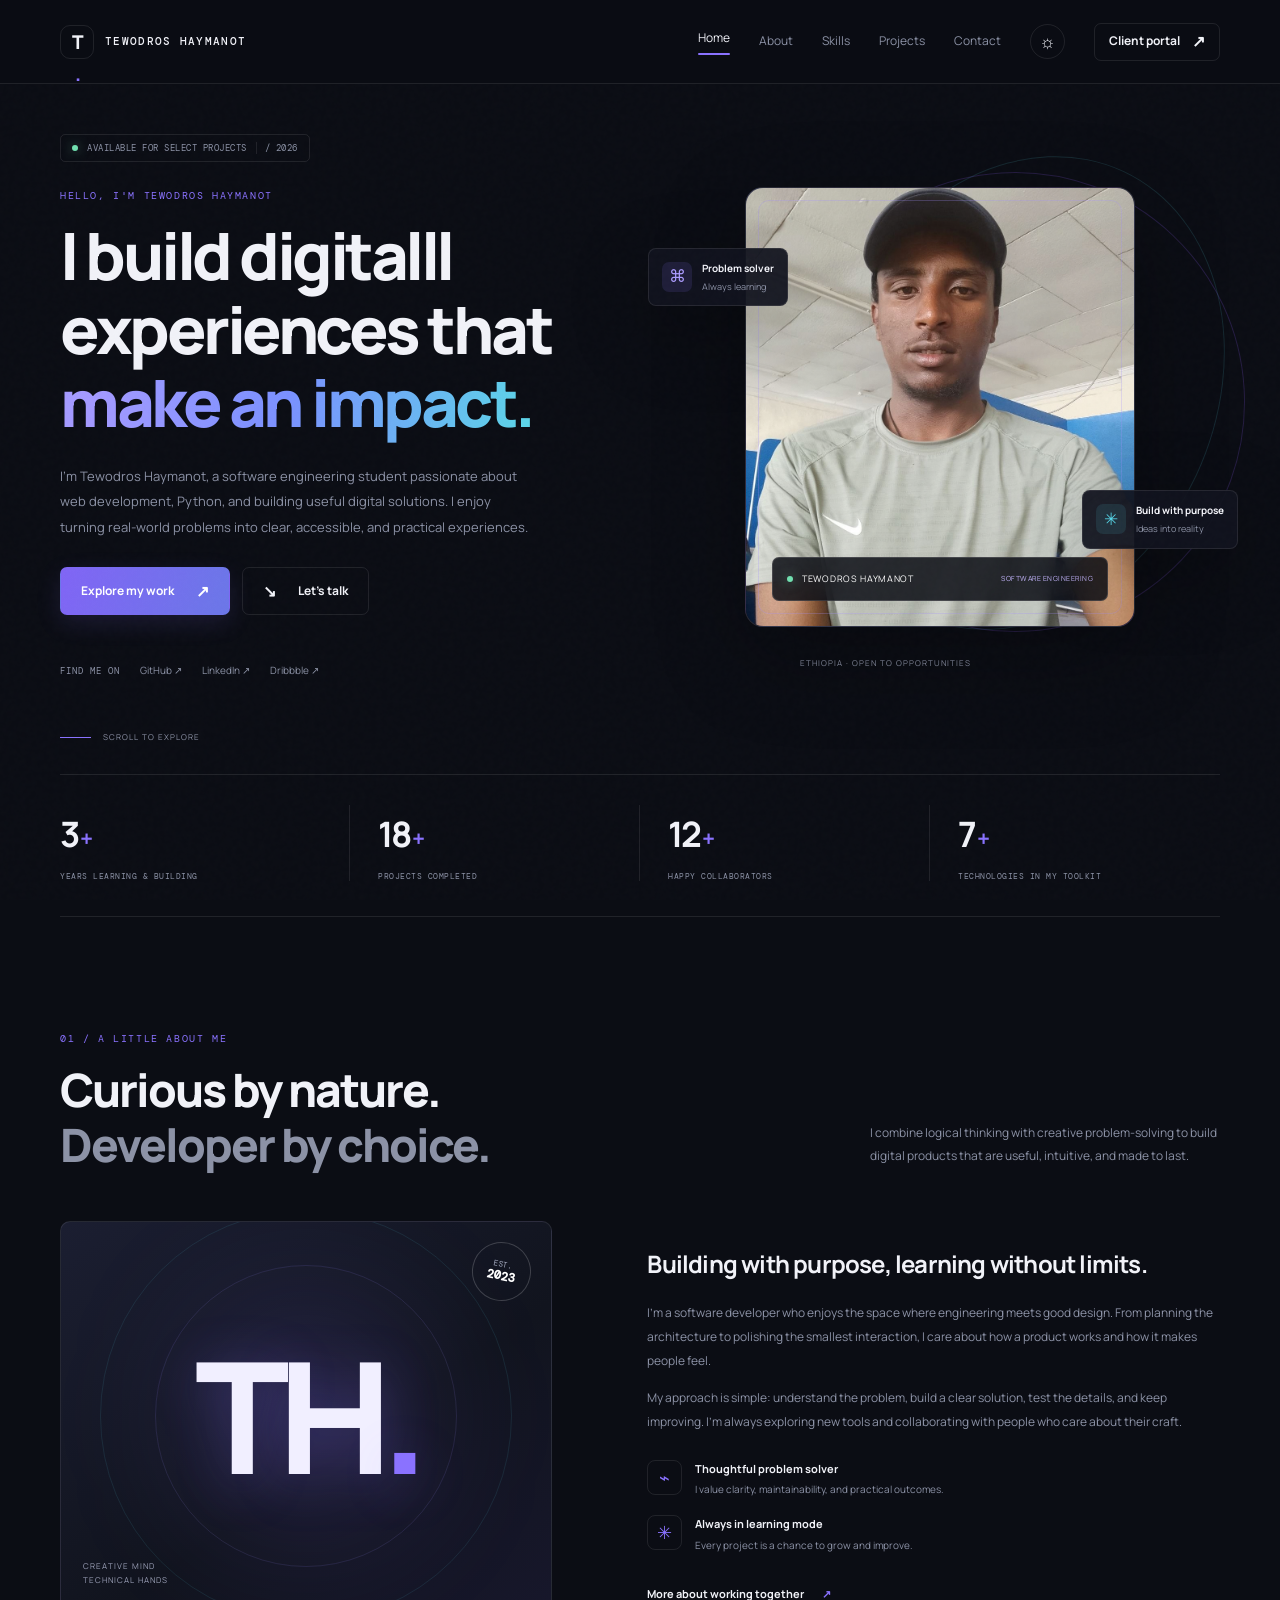
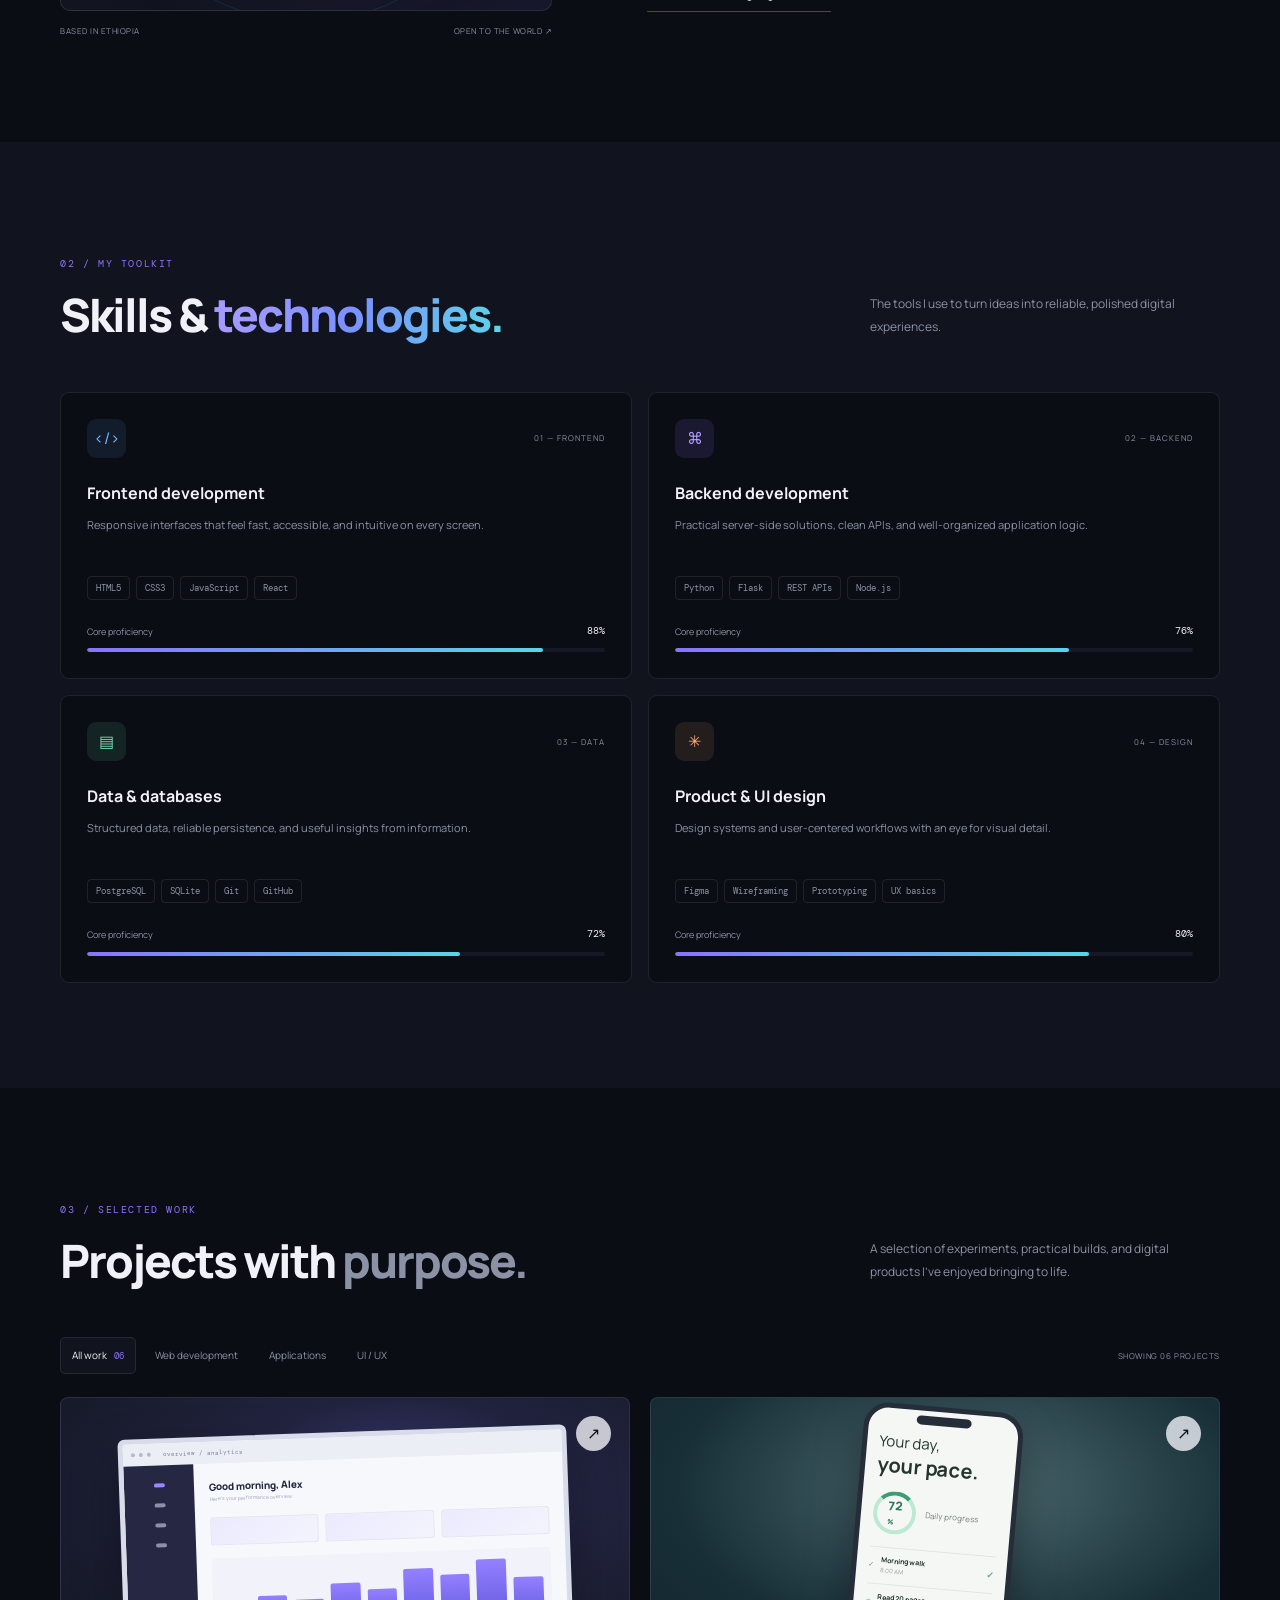
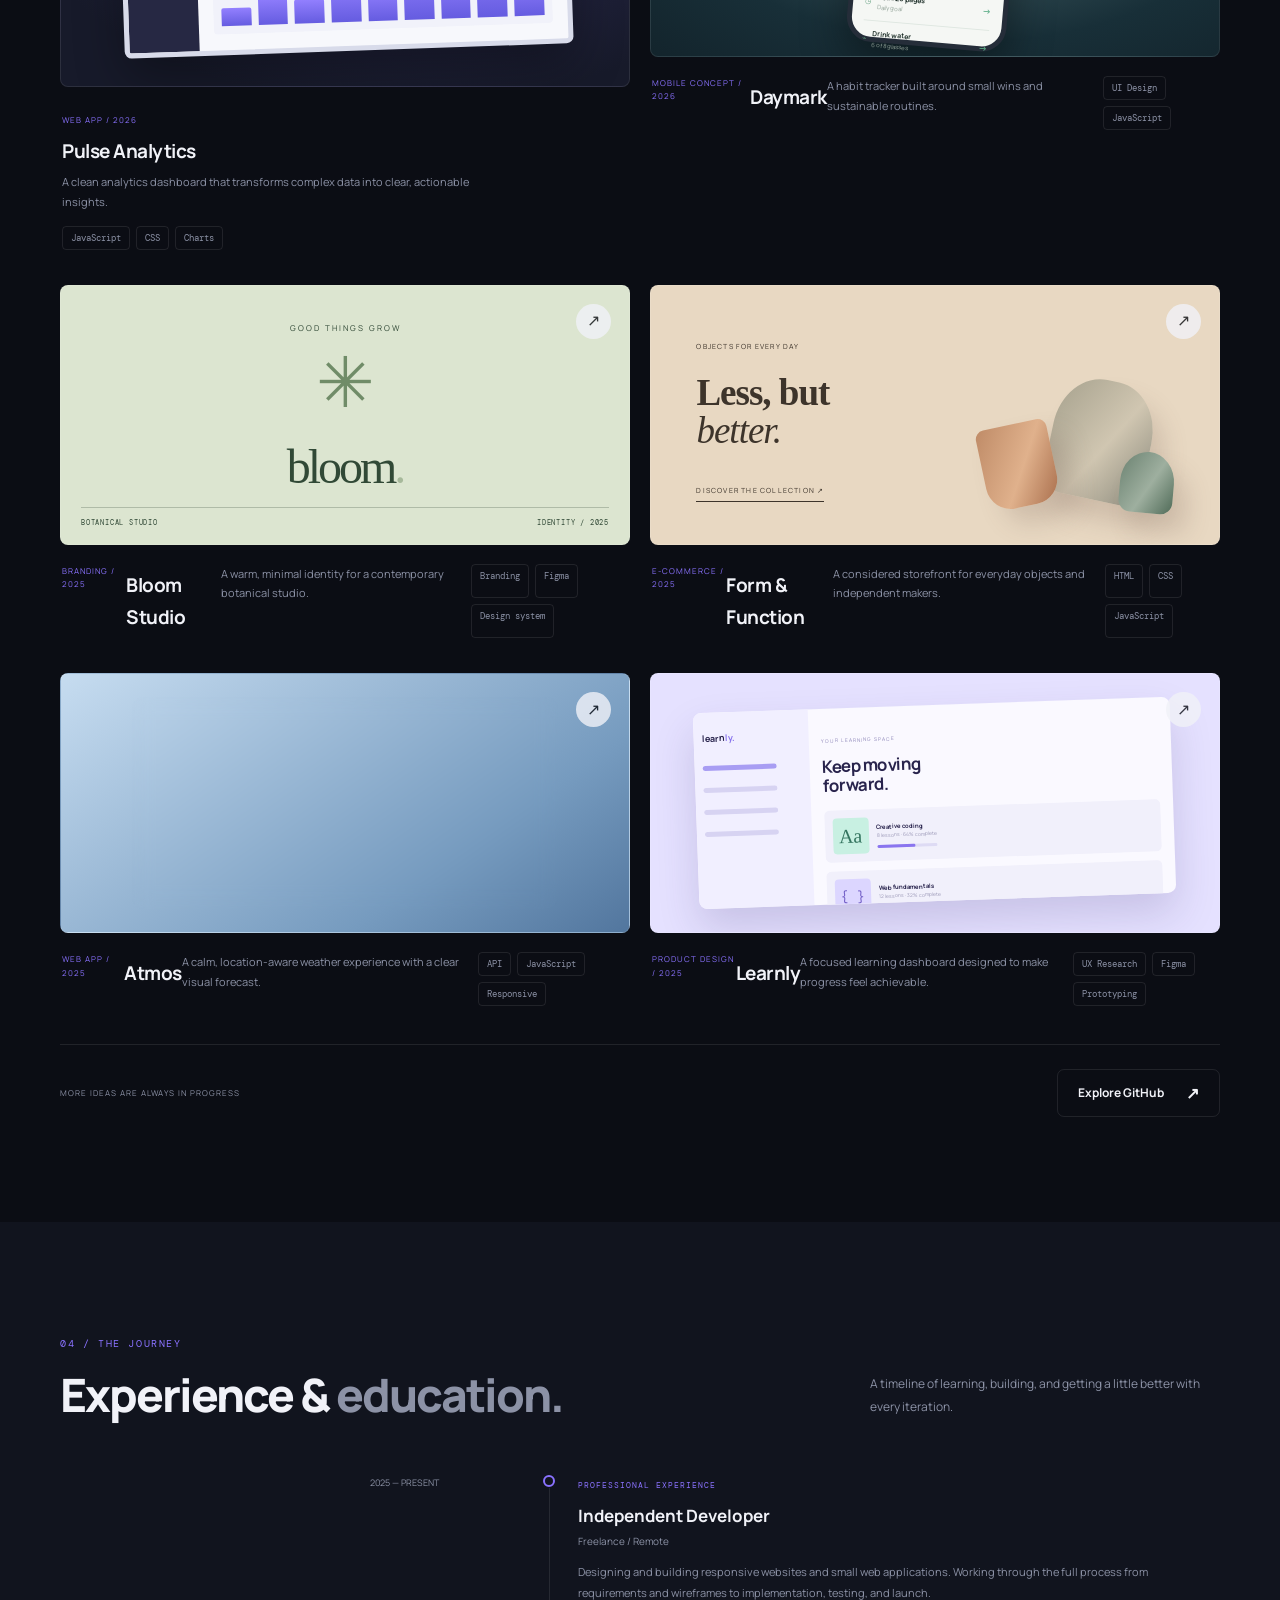
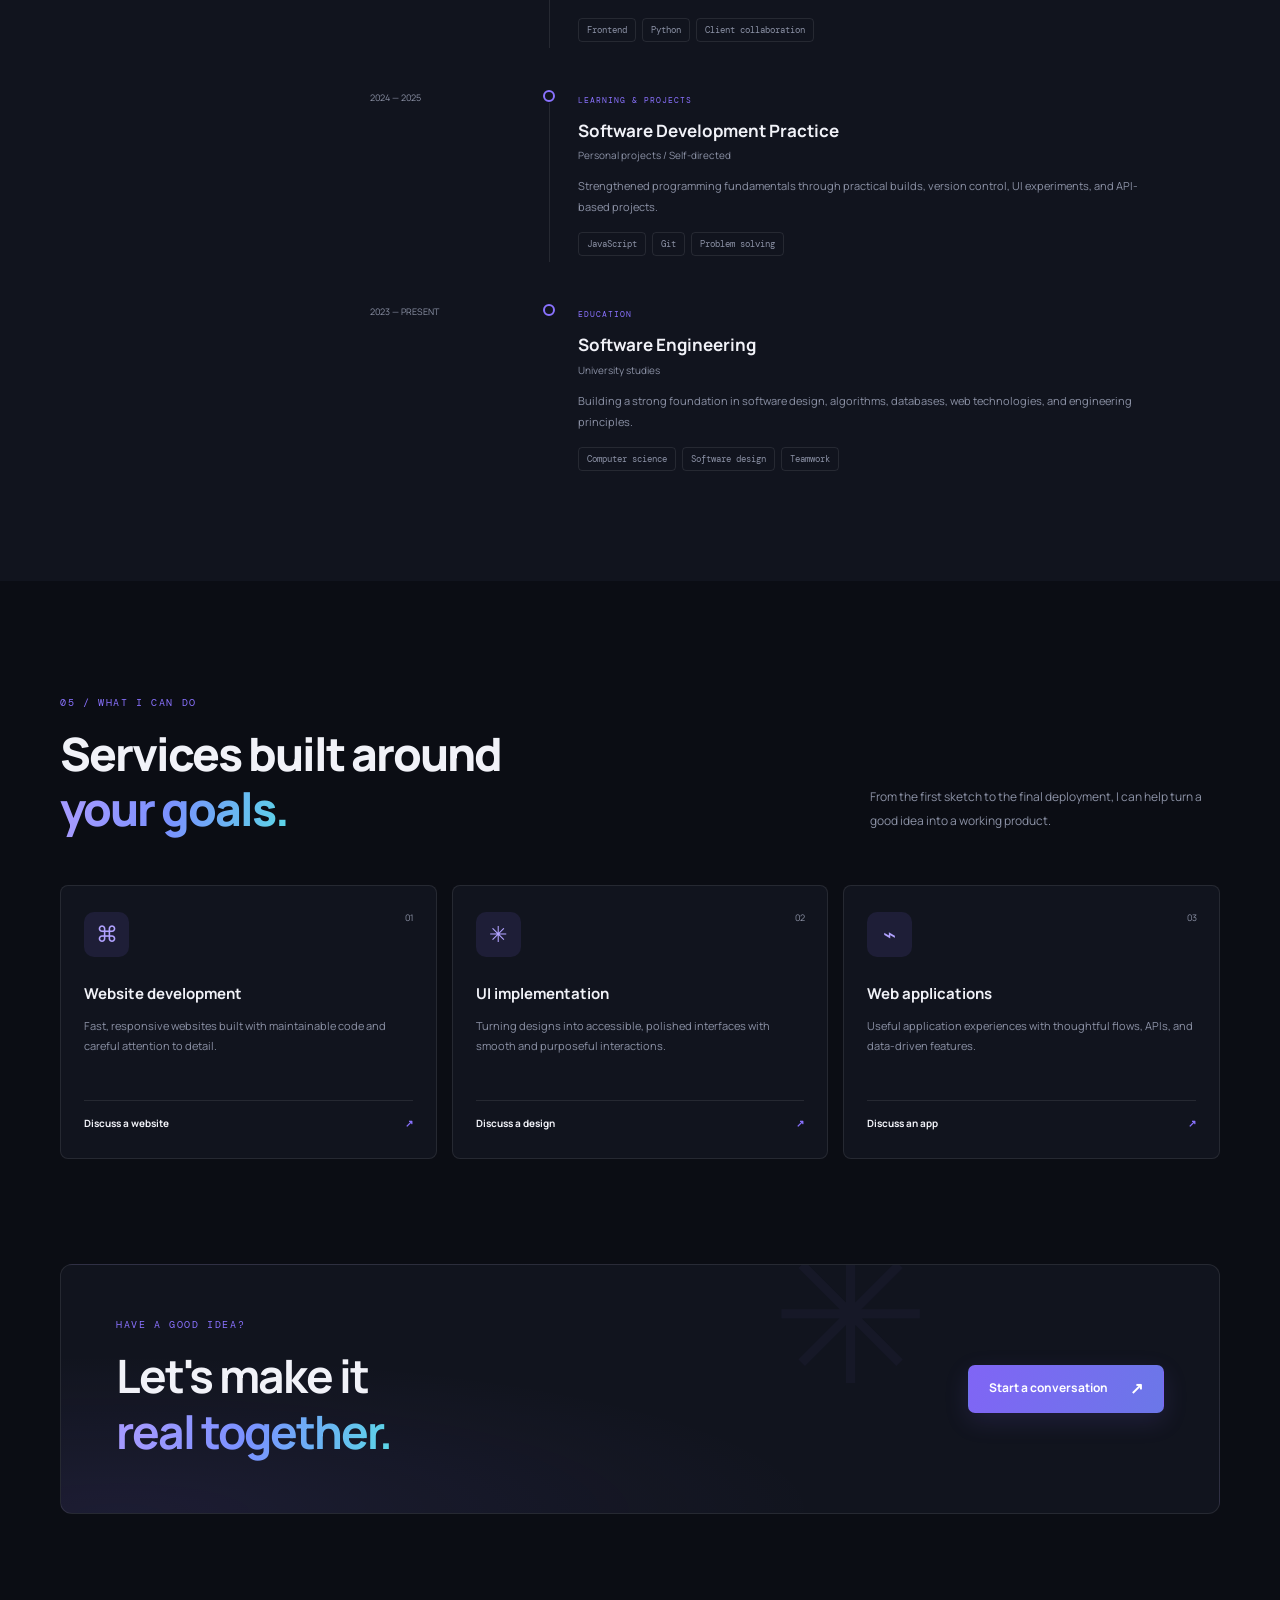
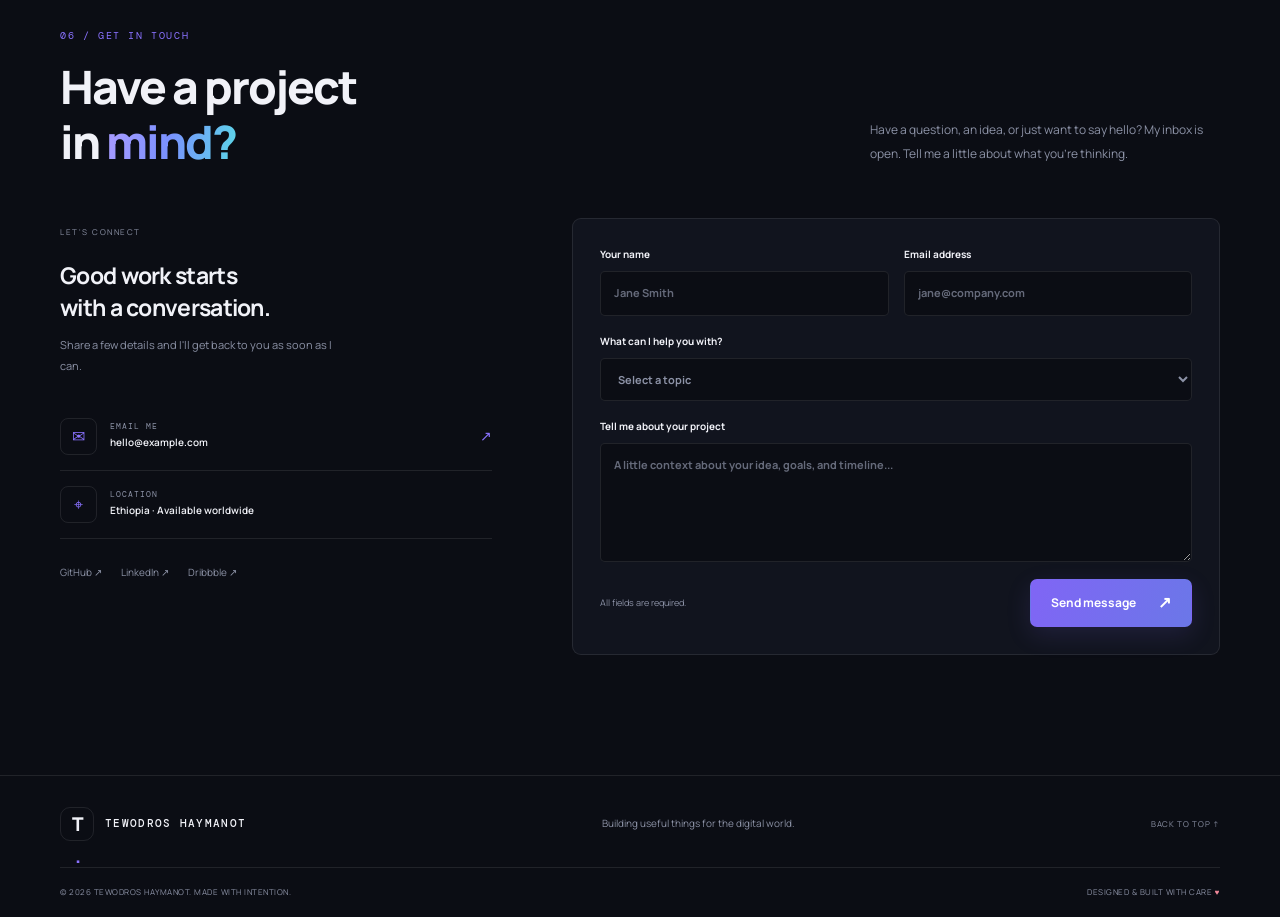
<file: index.html>
<!DOCTYPE html>
<html lang="en" data-theme="dark">
<head>
  <meta charset="UTF-8" />
  <meta name="viewport" content="width=device-width, initial-scale=1.0" />
  <meta name="description" content="Portfolio of a software developer building thoughtful digital world, websites, and applications." />
  <meta name="theme-color" content="#0b0d14" />
  <title>Tewodros Hayymanot — Software Engineering Student</title>
  <link rel="preconnect" href="https://fonts.googleapis.com" />
  <link rel="preconnect" href="https://fonts.gstatic.com" crossorigin />
  <link href="https://fonts.googleapis.com/css2?family=DM+Mono:wght@400;500&family=Manrope:wght@400;500;600;700;800&display=swap" rel="stylesheet" />
  <link rel="stylesheet" href="styles.css" />
  <script defer src="script.js"></script>
</head>
<body>
  <div class="noise" aria-hidden="true"></div>
  <div class="scroll-progress" id="scrollProgress"></div>
  <header class="site-header" id="top">
    <a class="brand" href="#home" aria-label="Tewodros Haymanot home"><span class="brand-mark">T<span>.</span></span><span class="brand-name">TEWODROS HAYMANOT</span></a>
    <button class="menu-toggle" id="menuToggle" aria-label="Open navigation" aria-expanded="false"><span></span><span></span></button>
    <nav class="main-nav" id="mainNav" aria-label="Main navigation">
      <a class="nav-link active" href="#home">Home</a><a class="nav-link" href="#about">About</a><a class="nav-link" href="#skills">Skills</a><a class="nav-link" href="#projects">Projects</a><a class="nav-link" href="#contact">Contact</a>
      <button class="icon-button theme-toggle" id="themeToggle" aria-label="Toggle light and dark theme" title="Toggle theme"><span id="themeIcon">☼</span></button>
      <button class="button button-small button-outline" id="openAuth">Client portal <span>↗</span></button>
    </nav>
  </header>

  <main>
    <section class="hero section-wrap" id="home">
      <div class="hero-copy reveal">
        <div class="availability"><span class="status-dot"></span> AVAILABLE FOR SELECT PROJECTS <span class="mono">/ 2026</span></div>
        <p class="eyebrow">HELLO, I'M TEWODROS HAYMANOT</p>
        <h1>I build digitalll<br />experiences that<br /><span class="gradient-text">make an impact.</span></h1>
        <p class="hero-description">I'm Tewodros Haymanot, a software engineering student passionate about web development, Python, and building useful digital solutions. I enjoy turning real-world problems into clear, accessible, and practical experiences.</p>
        <div class="hero-actions"><a class="button button-primary" href="#projects">Explore my work <span>↗</span></a><a class="button button-ghost" href="#contact"><span class="play-icon">↘</span> Let's talk</a></div>
        <div class="hero-socials"><span class="mono">FIND ME ON</span><a href="https://github.com/" target="_blank" rel="noreferrer">GitHub ↗</a><a href="https://www.linkedin.com/" target="_blank" rel="noreferrer">LinkedIn ↗</a><a href="https://dribbble.com/" target="_blank" rel="noreferrer">Dribbble ↗</a></div>
      </div>
      <div class="hero-art hero-portrait reveal" aria-label="Portrait of Tewodros Haymanot">
        <div class="portrait-orbit portrait-orbit-one"></div><div class="portrait-orbit portrait-orbit-two"></div>
        <div class="hero-photo-frame">
          <img class="hero-photo" src="images/tewodros.jpg" alt="Portrait of Tewodros Haymanot" onerror="this.hidden=true; this.nextElementSibling.hidden=false;" />
          <div class="hero-photo-placeholder" hidden><span>TH<span>.</span></span><small>ADD YOUR PHOTO<br />images/tewodros.jpg</small></div>
          <div class="photo-label mono"><span class="status-dot"></span> TEWODROS HAYMANOT <small>SOFTWARE ENGINEERING</small></div>
        </div>
        <div class="floating-chip chip-code"><span class="chip-icon">⌘</span><div><b>Problem solver</b><small>Always learning</small></div></div>
        <div class="floating-chip chip-design"><span class="chip-icon">✳</span><div><b>Build with purpose</b><small>Ideas into reality</small></div></div>
        <div class="art-caption mono">ETHIOPIA · OPEN TO OPPORTUNITIES</div>
      </div>
      <a class="scroll-cue mono" href="#about"><span class="scroll-line"></span> SCROLL TO EXPLORE</a>
    </section>

    <section class="metrics section-wrap reveal" aria-label="Career highlights">
      <div class="metric"><strong data-count="3">0</strong><span>YEARS LEARNING & BUILDING</span></div><div class="metric"><strong data-count="18">0</strong><span>PROJECTS COMPLETED</span></div><div class="metric"><strong data-count="12">0</strong><span>HAPPY COLLABORATORS</span></div><div class="metric"><strong data-count="7">0</strong><span>TECHNOLOGIES IN MY TOOLKIT</span></div>
    </section>

    <section class="section section-wrap" id="about">
      <div class="section-heading reveal"><div><p class="eyebrow">01 / A LITTLE ABOUT ME</p><h2>Curious by nature.<br /><span class="muted">Developer by choice.</span></h2></div><p class="section-intro">I combine logical thinking with creative problem-solving to build digital products that are useful, intuitive, and made to last.</p></div>
      <div class="about-grid"><div class="about-visual reveal"><div class="portrait-frame"><div class="portrait-glow"></div><div class="portrait-initials">TH<span>.</span></div><div class="portrait-note mono">CREATIVE MIND<br />TECHNICAL HANDS</div><div class="portrait-stamp">EST.<br /><b>2023</b></div></div><div class="about-foot mono"><span>BASED IN ETHIOPIA</span><span>OPEN TO THE WORLD ↗</span></div></div>
        <div class="about-content reveal"><h3>Building with purpose, learning without limits.</h3><p>I'm a software developer who enjoys the space where engineering meets good design. From planning the architecture to polishing the smallest interaction, I care about how a product works and how it makes people feel.</p><p>My approach is simple: understand the problem, build a clear solution, test the details, and keep improving. I'm always exploring new tools and collaborating with people who care about their craft.</p><div class="about-details"><div><span class="detail-icon">⌁</span><div><b>Thoughtful problem solver</b><small>I value clarity, maintainability, and practical outcomes.</small></div></div><div><span class="detail-icon">✳</span><div><b>Always in learning mode</b><small>Every project is a chance to grow and improve.</small></div></div></div><a class="text-link" href="#contact">More about working together <span>↗</span></a></div>
      </div>
    </section>

    <section class="section skills-section" id="skills"><div class="section-wrap"><div class="section-heading reveal"><div><p class="eyebrow">02 / MY TOOLKIT</p><h2>Skills & <span class="gradient-text">technologies.</span></h2></div><p class="section-intro">The tools I use to turn ideas into reliable, polished digital experiences.</p></div>
      <div class="skills-grid"><article class="skill-card reveal"><div class="skill-card-top"><span class="skill-symbol symbol-blue">&lt;/&gt;</span><span class="mono">01 — FRONTEND</span></div><h3>Frontend development</h3><p>Responsive interfaces that feel fast, accessible, and intuitive on every screen.</p><div class="skill-tags"><span>HTML5</span><span>CSS3</span><span>JavaScript</span><span>React</span></div><div class="skill-meter"><div><span>Core proficiency</span><b>88%</b></div><span class="meter-track"><i style="--level:88%"></i></span></div></article>
      <article class="skill-card reveal"><div class="skill-card-top"><span class="skill-symbol symbol-purple">⌘</span><span class="mono">02 — BACKEND</span></div><h3>Backend development</h3><p>Practical server-side solutions, clean APIs, and well-organized application logic.</p><div class="skill-tags"><span>Python</span><span>Flask</span><span>REST APIs</span><span>Node.js</span></div><div class="skill-meter"><div><span>Core proficiency</span><b>76%</b></div><span class="meter-track"><i style="--level:76%"></i></span></div></article>
      <article class="skill-card reveal"><div class="skill-card-top"><span class="skill-symbol symbol-green">▤</span><span class="mono">03 — DATA</span></div><h3>Data & databases</h3><p>Structured data, reliable persistence, and useful insights from information.</p><div class="skill-tags"><span>PostgreSQL</span><span>SQLite</span><span>Git</span><span>GitHub</span></div><div class="skill-meter"><div><span>Core proficiency</span><b>72%</b></div><span class="meter-track"><i style="--level:72%"></i></span></div></article>
      <article class="skill-card reveal"><div class="skill-card-top"><span class="skill-symbol symbol-orange">✳</span><span class="mono">04 — DESIGN</span></div><h3>Product & UI design</h3><p>Design systems and user-centered workflows with an eye for visual detail.</p><div class="skill-tags"><span>Figma</span><span>Wireframing</span><span>Prototyping</span><span>UX basics</span></div><div class="skill-meter"><div><span>Core proficiency</span><b>80%</b></div><span class="meter-track"><i style="--level:80%"></i></span></div></article></div>
    </div></section>

    <section class="section section-wrap" id="projects"><div class="section-heading reveal"><div><p class="eyebrow">03 / SELECTED WORK</p><h2>Projects with <span class="muted">purpose.</span></h2></div><p class="section-intro">A selection of experiments, practical builds, and digital products I've enjoyed bringing to life.</p></div>
      <div class="project-toolbar reveal"><div class="filter-list" role="group" aria-label="Filter projects"><button class="filter-button active" data-filter="all">All work <span>06</span></button><button class="filter-button" data-filter="web">Web development</button><button class="filter-button" data-filter="app">Applications</button><button class="filter-button" data-filter="design">UI / UX</button></div><span class="mono project-count" id="projectCount">SHOWING 06 PROJECTS</span></div>
      <div class="projects-grid" id="projectsGrid">
        <article class="project-card project-featured reveal" data-category="web"><a class="project-art art-dashboard" href="#contact" aria-label="Discuss analytics dashboard project"><div class="mock-window"><div class="mock-bar"><span></span><span></span><span></span><b>overview / analytics</b></div><div class="mock-dashboard"><aside><i></i><i></i><i></i><i></i></aside><div class="mock-main"><div class="mock-welcome">Good morning, Alex <small>Here's your performance overview.</small></div><div class="mock-stat-row"><i></i><i></i><i></i></div><div class="mock-chart"><span style="height:30%"></span><span style="height:48%"></span><span style="height:40%"></span><span style="height:65%"></span><span style="height:52%"></span><span style="height:84%"></span><span style="height:72%"></span><span style="height:96%"></span><span style="height:65%"></span></div></div></div></div><span class="project-open">↗</span></a><div class="project-info"><div><span class="project-type mono">WEB APP / 2026</span><h3>Pulse Analytics</h3><p>A clean analytics dashboard that transforms complex data into clear, actionable insights.</p><div class="skill-tags"><span>JavaScript</span><span>CSS</span><span>Charts</span></div></div></div></article>
        <article class="project-card reveal" data-category="app"><a class="project-art art-mobile" href="#contact" aria-label="Discuss habit tracking app"><div class="phone-mock"><div class="phone-notch"></div><div class="phone-greeting">Your day,<br /><b>your pace.</b></div><div class="phone-progress"><div class="progress-ring">72<small>%</small></div><span>Daily progress</span></div><div class="phone-task"><i>✓</i><span>Morning walk<small>8:00 AM</small></span><b>✓</b></div><div class="phone-task"><i>◷</i><span>Read 20 pages<small>Daily goal</small></span><b>→</b></div><div class="phone-task"><i>⌁</i><span>Drink water<small>6 of 8 glasses</small></span><b>→</b></div></div><span class="project-open">↗</span></a><div class="project-info"><span class="project-type mono">MOBILE CONCEPT / 2026</span><h3>Daymark</h3><p>A habit tracker built around small wins and sustainable routines.</p><div class="skill-tags"><span>UI Design</span><span>JavaScript</span></div></div></article>
        <article class="project-card reveal" data-category="design"><a class="project-art art-brand" href="#contact" aria-label="Discuss branding project"><div class="brand-board"><span class="brand-board-kicker mono">GOOD THINGS GROW</span><div class="brand-flower">✳</div><div class="brand-word">bloom<span>.</span></div><div class="brand-board-bottom"><span>BOTANICAL STUDIO</span><span>IDENTITY / 2025</span></div></div><span class="project-open">↗</span></a><div class="project-info"><span class="project-type mono">BRANDING / 2025</span><h3>Bloom Studio</h3><p>A warm, minimal identity for a contemporary botanical studio.</p><div class="skill-tags"><span>Branding</span><span>Figma</span><span>Design system</span></div></div></article>
        <article class="project-card reveal" data-category="web"><a class="project-art art-commerce" href="#contact" aria-label="Discuss e-commerce project"><div class="commerce-copy"><span class="mono">OBJECTS FOR EVERY DAY</span><h4>Less, but<br /><i>better.</i></h4><span class="commerce-cta">DISCOVER THE COLLECTION ↗</span></div><div class="commerce-object object-one"></div><div class="commerce-object object-two"></div><div class="commerce-object object-three"></div><span class="project-open">↗</span></a><div class="project-info"><span class="project-type mono">E-COMMERCE / 2025</span><h3>Form & Function</h3><p>A considered storefront for everyday objects and independent makers.</p><div class="skill-tags"><span>HTML</span><span>CSS</span><span>JavaScript</span></div></div></article>
        <article class="project-card reveal" data-category="app"><a class="project-art art-weather" href="#contact" aria-label="Discuss weather application"><div class="weather-ui"><span class="mono">MONDAY, 09:41</span><div class="weather-sun">☼</div><div class="weather-temp">24<span>°</span></div><div class="weather-city">Addis Ababa <span>↗</span></div><div class="weather-forecast"><span>MON <b>☼</b>24°</span><span>TUE <b>☁</b>21°</span><span>WED <b>☂</b>19°</span></div></div><span class="project-open">↗</span></a><div class="project-info"><span class="project-type mono">WEB APP / 2025</span><h3>Atmos</h3><p>A calm, location-aware weather experience with a clear visual forecast.</p><div class="skill-tags"><span>API</span><span>JavaScript</span><span>Responsive</span></div></div></article>
        <article class="project-card reveal" data-category="design"><a class="project-art art-learning" href="#contact" aria-label="Discuss learning platform design"><div class="learning-ui"><div class="learning-sidebar"><b>learn<span>ly.</span></b><i></i><i></i><i></i><i></i></div><div class="learning-main"><span class="mono">YOUR LEARNING SPACE</span><h4>Keep moving<br />forward.</h4><div class="learning-course"><div class="course-art">Aa</div><div><b>Creative coding</b><small>8 lessons · 64% complete</small><span class="course-line"><i></i></span></div></div><div class="learning-course"><div class="course-art course-art-two">{ }</div><div><b>Web fundamentals</b><small>12 lessons · 32% complete</small><span class="course-line"><i></i></span></div></div></div></div><span class="project-open">↗</span></a><div class="project-info"><span class="project-type mono">PRODUCT DESIGN / 2025</span><h3>Learnly</h3><p>A focused learning dashboard designed to make progress feel achievable.</p><div class="skill-tags"><span>UX Research</span><span>Figma</span><span>Prototyping</span></div></div></article>
      </div><div class="projects-footer reveal"><span class="mono">MORE IDEAS ARE ALWAYS IN PROGRESS</span><a class="button button-outline" href="https://github.com/" target="_blank" rel="noreferrer">Explore GitHub <span>↗</span></a></div>
    </section>

    <section class="section experience-section"><div class="section-wrap"><div class="section-heading reveal"><div><p class="eyebrow">04 / THE JOURNEY</p><h2>Experience & <span class="muted">education.</span></h2></div><p class="section-intro">A timeline of learning, building, and getting a little better with every iteration.</p></div><div class="timeline"><article class="timeline-item reveal"><div class="timeline-date mono">2025 — PRESENT</div><div class="timeline-marker"></div><div class="timeline-body"><span class="timeline-label">PROFESSIONAL EXPERIENCE</span><h3>Independent Developer</h3><p class="timeline-company">Freelance / Remote</p><p>Designing and building responsive websites and small web applications. Working through the full process from requirements and wireframes to implementation, testing, and launch.</p><div class="skill-tags"><span>Frontend</span><span>Python</span><span>Client collaboration</span></div></div></article><article class="timeline-item reveal"><div class="timeline-date mono">2024 — 2025</div><div class="timeline-marker"></div><div class="timeline-body"><span class="timeline-label">LEARNING & PROJECTS</span><h3>Software Development Practice</h3><p class="timeline-company">Personal projects / Self-directed</p><p>Strengthened programming fundamentals through practical builds, version control, UI experiments, and API-based projects.</p><div class="skill-tags"><span>JavaScript</span><span>Git</span><span>Problem solving</span></div></div></article><article class="timeline-item reveal"><div class="timeline-date mono">2023 — PRESENT</div><div class="timeline-marker"></div><div class="timeline-body"><span class="timeline-label">EDUCATION</span><h3>Software Engineering</h3><p class="timeline-company">University studies</p><p>Building a strong foundation in software design, algorithms, databases, web technologies, and engineering principles.</p><div class="skill-tags"><span>Computer science</span><span>Software design</span><span>Teamwork</span></div></div></article></div></div></section>

    <section class="section section-wrap services-section" id="services"><div class="section-heading reveal"><div><p class="eyebrow">05 / WHAT I CAN DO</p><h2>Services built around<br /><span class="gradient-text">your goals.</span></h2></div><p class="section-intro">From the first sketch to the final deployment, I can help turn a good idea into a working product.</p></div><div class="services-grid"><article class="service-card reveal"><span class="service-number mono">01</span><div class="service-icon">⌘</div><h3>Website development</h3><p>Fast, responsive websites built with maintainable code and careful attention to detail.</p><a href="#contact" class="service-link">Discuss a website <span>↗</span></a></article><article class="service-card reveal"><span class="service-number mono">02</span><div class="service-icon">✳</div><h3>UI implementation</h3><p>Turning designs into accessible, polished interfaces with smooth and purposeful interactions.</p><a href="#contact" class="service-link">Discuss a design <span>↗</span></a></article><article class="service-card reveal"><span class="service-number mono">03</span><div class="service-icon">⌁</div><h3>Web applications</h3><p>Useful application experiences with thoughtful flows, APIs, and data-driven features.</p><a href="#contact" class="service-link">Discuss an app <span>↗</span></a></article></div></section>

    <section class="cta-band section-wrap reveal"><div class="cta-decoration">✳</div><div><p class="eyebrow">HAVE A GOOD IDEA?</p><h2>Let's make it<br /><span class="gradient-text">real together.</span></h2></div><a class="button button-primary" href="#contact">Start a conversation <span>↗</span></a></section>

    <section class="section contact-section" id="contact"><div class="section-wrap"><div class="section-heading reveal"><div><p class="eyebrow">06 / GET IN TOUCH</p><h2>Have a project<br />in <span class="gradient-text">mind?</span></h2></div><p class="section-intro">Have a question, an idea, or just want to say hello? My inbox is open. Tell me a little about what you're thinking.</p></div><div class="contact-grid"><div class="contact-info reveal"><span class="mono contact-kicker">LET'S CONNECT</span><h3>Good work starts<br />with a conversation.</h3><p>Share a few details and I'll get back to you as soon as I can.</p><a class="contact-detail" href="mailto:hello@example.com"><span class="contact-icon">✉</span><span><small>EMAIL ME</small><b>hello@example.com</b></span><span class="contact-arrow">↗</span></a><div class="contact-detail"><span class="contact-icon">⌖</span><span><small>LOCATION</small><b>Ethiopia · Available worldwide</b></span></div><div class="contact-socials"><a href="https://github.com/" target="_blank" rel="noreferrer">GitHub ↗</a><a href="https://www.linkedin.com/" target="_blank" rel="noreferrer">LinkedIn ↗</a><a href="https://dribbble.com/" target="_blank" rel="noreferrer">Dribbble ↗</a></div></div><form class="contact-form reveal" id="contactForm" novalidate><div class="form-row"><label>Your name<input type="text" name="name" placeholder="Jane Smith" required minlength="2" /></label><label>Email address<input type="email" name="email" placeholder="jane@company.com" required /></label></div><label>What can I help you with?<select name="subject" required><option value="" disabled selected>Select a topic</option><option>Website development</option><option>Web application</option><option>UI implementation</option><option>Collaboration</option><option>Something else</option></select></label><label>Tell me about your project<textarea name="message" rows="5" placeholder="A little context about your idea, goals, and timeline..." required minlength="10"></textarea></label><div class="form-bottom"><span class="form-note" id="formNote">All fields are required.</span><button class="button button-primary" type="submit">Send message <span>↗</span></button></div></form></div></div></section>
  </main>

  <footer class="site-footer"><div class="section-wrap footer-main"><a class="brand" href="#home"><span class="brand-mark">T<span>.</span></span><span class="brand-name">TEWODROS HAYMANOT</span></a><p>Building useful things for the digital world.</p><a class="back-top mono" href="#top">BACK TO TOP ↑</a></div><div class="section-wrap footer-bottom"><span class="mono">© <span id="year"></span> TEWODROS HAYMANOT. MADE WITH INTENTION.</span><span class="mono">DESIGNED & BUILT WITH CARE <span class="heart">♥</span></span></div></footer>

  <!-- Authentication demo modal -->
  <div class="modal-backdrop" id="authModal" hidden><section class="modal auth-modal" role="dialog" aria-modal="true" aria-labelledby="authTitle"><button class="modal-close" data-close-modal aria-label="Close">×</button><div class="modal-brand">T<span>.</span></div><p class="eyebrow">TEWODROS HAYMANOT / CLIENT SPACE</p><h2 id="authTitle">Welcome back.</h2><p class="modal-subtitle">Sign in to the demo client portal or create a local demo account.</p><div class="auth-tabs"><button class="auth-tab active" data-auth-tab="login">Sign in</button><button class="auth-tab" data-auth-tab="register">Create account</button></div><form id="authForm" novalidate><div class="auth-name-field" hidden><label>Full name<input name="fullName" type="text" placeholder="Your name" /></label></div><label>Email address<input name="authEmail" type="email" placeholder="you@example.com" required /></label><label>Password<input name="password" type="password" placeholder="At least 6 characters" minlength="6" required /></label><p class="auth-message" id="authMessage" role="status"></p><button class="button button-primary button-full" type="submit" id="authSubmit">Sign in <span>↗</span></button></form><p class="demo-note">Demo only: account details stay in this browser. Do not use a real password.</p></section></div>

  <!-- Admin dashboard demo -->
  <div class="modal-backdrop" id="adminModal" hidden><section class="modal admin-modal" role="dialog" aria-modal="true" aria-labelledby="adminTitle"><button class="modal-close" data-close-modal aria-label="Close">×</button><p class="eyebrow">LOCAL DEMO / ADMIN</p><h2 id="adminTitle">Portfolio dashboard</h2><p class="modal-subtitle">Manage sample project cards in this browser session.</p><div class="admin-stats"><div><small>PROJECTS</small><b id="adminProjectCount">6</b></div><div><small>STATUS</small><b>Demo mode</b></div></div><form id="projectForm" class="project-admin-form"><label>Project title<input name="title" required placeholder="New project title" /></label><label>Category<select name="category"><option value="web">Web development</option><option value="app">Application</option><option value="design">UI / UX</option></select></label><label>Short description<textarea name="description" rows="2" required placeholder="What did you build?"></textarea></label><button class="button button-primary button-full" type="submit">Add project <span>+</span></button></form><div class="admin-project-list" id="adminProjectList"></div><button class="button button-outline button-full" id="adminSignOut">Close admin session</button><p class="demo-note">This dashboard is a front-end demonstration, not secure production authentication. Changes use local browser storage.</p></section></div>
  <div class="toast" id="toast" role="status" aria-live="polite"></div>
</body>
</html>
</file>
<file: styles.css>
:root{--bg:#0b0d14;--surface:#11141e;--surface-2:#151927;--text:#f1f2f8;--muted:#8c92a6;--line:rgba(255,255,255,.09);--accent:#8a72ff;--accent-2:#56d6e8;--green:#71e0b0;--orange:#ffb17a;--shadow:0 24px 80px rgba(0,0,0,.28);--font:'Manrope',sans-serif;--mono:'DM Mono',monospace}html[data-theme="light"]{--bg:#f6f7fb;--surface:#fff;--surface-2:#edf0f8;--text:#181a27;--muted:#656b7d;--line:rgba(20,25,45,.12);--shadow:0 24px 80px rgba(30,40,80,.1)}*{box-sizing:border-box}html{scroll-behavior:smooth;scroll-padding-top:90px}body{margin:0;background:var(--bg);color:var(--text);font-family:var(--font);font-size:14px;line-height:1.7;overflow-x:hidden;transition:background .25s,color .25s}body.modal-open{overflow:hidden}a{color:inherit;text-decoration:none}button,input,textarea,select{font:inherit}button,a{-webkit-tap-highlight-color:transparent}button{cursor:pointer}.noise{position:fixed;inset:0;pointer-events:none;opacity:.025;z-index:20;background-image:url("data:image/svg+xml,%3Csvg viewBox='0 0 180 180' xmlns='http://www.w3.org/2000/svg'%3E%3Cfilter id='n'%3E%3CfeTurbulence type='fractalNoise' baseFrequency='.9' numOctaves='3' stitchTiles='stitch'/%3E%3C/filter%3E%3Crect width='100%25' height='100%25' filter='url(%23n)' opacity='.7'/%3E%3C/svg%3E")}.scroll-progress{position:fixed;z-index:100;top:0;left:0;height:2px;width:0;background:linear-gradient(90deg,var(--accent),var(--accent-2))}.section-wrap{width:min(1160px,calc(100% - 64px));margin-inline:auto}.site-header{height:84px;display:flex;align-items:center;justify-content:space-between;padding:0 max(32px,calc((100vw - 1160px)/2));border-bottom:1px solid var(--line);position:sticky;top:0;background:color-mix(in srgb,var(--bg) 88%,transparent);backdrop-filter:blur(18px);z-index:50}.brand{display:inline-flex;align-items:center;gap:11px}.brand-mark{display:grid;place-items:center;width:34px;height:34px;border:1px solid var(--line);border-radius:10px;font-size:19px;font-weight:800;letter-spacing:-2px}.brand-mark span,.modal-brand span{color:var(--accent)}.brand-name{font-family:var(--mono);font-size:11px;font-weight:500;letter-spacing:1.3px}.main-nav{display:flex;align-items:center;gap:29px}.nav-link{font-size:12px;color:var(--muted);transition:color .2s}.nav-link:hover,.nav-link.active{color:var(--text)}.nav-link.active:after{content:"";display:block;height:2px;background:var(--accent);margin-top:5px;border-radius:2px}.icon-button{width:35px;height:35px;display:grid;place-items:center;border:1px solid var(--line);border-radius:50%;background:transparent;color:var(--text);font-size:18px}.button{display:inline-flex;align-items:center;justify-content:center;gap:22px;min-height:48px;padding:0 20px;border:1px solid transparent;border-radius:7px;font-size:12px;font-weight:700;transition:transform .2s,background .2s,border-color .2s;white-space:nowrap}.button:hover{transform:translateY(-2px)}.button span{font-size:16px}.button-primary{color:#fff;background:linear-gradient(110deg,#8065f5,#6b77e8);box-shadow:0 8px 25px #7868e526}.button-primary:hover{background:linear-gradient(110deg,#927dff,#7b89ff)}.button-outline{border-color:var(--line);background:transparent;color:var(--text)}.button-outline:hover,.button-ghost:hover{border-color:var(--accent)}.button-small{min-height:38px;padding:0 14px;gap:12px}.button-ghost{border-color:var(--line);background:transparent;color:var(--text)}.menu-toggle{display:none}.hero{min-height:690px;display:grid;grid-template-columns:1fr 1fr;align-items:center;gap:40px;position:relative;padding-top:40px;padding-bottom:85px}.availability{display:inline-flex;align-items:center;gap:9px;padding:7px 11px;border:1px solid var(--line);border-radius:5px;font:9px var(--mono);letter-spacing:.5px;color:var(--muted);margin-bottom:27px}.availability .mono{padding-left:8px;border-left:1px solid var(--line)}.status-dot{height:6px;width:6px;background:var(--green);border-radius:50%;box-shadow:0 0 12px #71e0b080}.eyebrow{font:10px var(--mono);letter-spacing:1.6px;color:var(--accent);margin:0 0 17px}.hero h1{font-size:clamp(43px,5.1vw,69px);line-height:1.13;letter-spacing:-3.5px;margin:0;font-weight:800}.gradient-text{background:linear-gradient(100deg,#a49aff 8%,#7a91ff 48%,#5bd7e7 100%);-webkit-background-clip:text;background-clip:text;color:transparent}.hero-description{max-width:475px;margin:24px 0 27px;color:var(--muted);font-size:13px;line-height:1.95}.hero-actions{display:flex;gap:12px;flex-wrap:wrap}.play-icon{font-size:17px}.hero-socials{display:flex;align-items:center;gap:20px;margin-top:47px;flex-wrap:wrap}.hero-socials .mono{font:9px var(--mono);color:var(--muted);letter-spacing:1px}.hero-socials a,.contact-socials a{font-size:10px;color:var(--muted);transition:color .2s}.hero-socials a:hover,.contact-socials a:hover{color:var(--accent)}.hero-art{height:470px;position:relative;display:grid;place-items:center;isolation:isolate}.hero-art:before{content:"";position:absolute;width:340px;height:340px;background:radial-gradient(circle,#6b58f42b,transparent 70%);z-index:-2}.art-orbit{position:absolute;border:1px solid #8a72ff27;border-radius:50%;transform:rotate(-25deg)}.orbit-one{width:410px;height:250px}.orbit-two{width:360px;height:420px;transform:rotate(43deg)}.orbit-three{width:450px;height:365px;transform:rotate(72deg);border-color:#56d6e81c}.art-core{width:min(360px,82%);background:#10131e;border:1px solid #ffffff1b;border-radius:12px;box-shadow:0 35px 90px #0007;overflow:hidden;transform:rotate(-3deg);z-index:2}.core-top{height:39px;background:#191d2b;display:flex;align-items:center;gap:5px;padding:0 13px;border-bottom:1px solid #ffffff0b}.core-top>span{width:6px;height:6px;border-radius:50%;background:#f58c9d}.core-top>span:nth-child(2){background:#f5c66c}.core-top>span:nth-child(3){background:#73d7a9}.core-top small{font:9px var(--mono);color:#838ba4;margin-left:auto}.code-lines{padding:22px 15px 17px;font:10px/2.5 var(--mono);color:#c6cbe0;white-space:nowrap}.code-lines p{margin:0}.code-lines i{color:#5b637e;font-style:normal;margin-right:12px}.code-lines b{color:#b69cff;font-weight:400}.code-lines em{color:#79d9e7;font-style:normal}.code-lines strong{color:#9ce5b5;font-weight:400}.code-lines p:nth-child(3) span{color:#f2b783}.core-footer{border-top:1px solid #ffffff10;padding:11px 14px;display:flex;justify-content:space-between;font:8px var(--mono);letter-spacing:.5px;color:#8d96ae}.core-footer span:first-child{color:#70dcb1}.floating-chip{position:absolute;display:flex;align-items:center;gap:10px;padding:11px 13px;border:1px solid var(--line);border-radius:8px;background:color-mix(in srgb,var(--surface) 94%,transparent);box-shadow:var(--shadow);z-index:4;animation:float 5s ease-in-out infinite}.floating-chip b{font-size:10px;display:block}.floating-chip small{display:block;font-size:9px;color:var(--muted);margin-top:2px}.chip-icon{display:grid;place-items:center;width:30px;height:30px;border-radius:7px;background:#8974ff20;color:#ad9dff;font-size:17px}.chip-design .chip-icon{background:#56d6e81b;color:var(--accent-2)}.chip-code{top:80px;left:2px}.chip-design{right:-3px;bottom:100px;animation-delay:-2s}.chip-stack{bottom:50px;left:45px;padding:8px 10px}.stack-symbol{display:grid;place-items:center;width:27px;height:27px;background:#e8a54c;color:#27202a;font:10px var(--mono);border-radius:5px}.stack-purple{background:#8d76f6;color:white}.stack-green{background:#71d6a3;color:#15271e}.art-caption{position:absolute;bottom:5px;right:0;font-size:8px;color:var(--muted);letter-spacing:1px}.scroll-cue{position:absolute;bottom:30px;left:0;display:flex;align-items:center;gap:12px;color:var(--muted);font-size:8px;letter-spacing:1px}.scroll-line{width:31px;height:1px;background:var(--accent)}.metrics{display:grid;grid-template-columns:repeat(4,1fr);padding:30px 0 35px;border-top:1px solid var(--line);border-bottom:1px solid var(--line)}.metric{padding:0 28px;border-right:1px solid var(--line);display:flex;flex-direction:column;gap:6px}.metric:first-child{padding-left:0}.metric:last-child{border:0}.metric strong{font-size:35px;letter-spacing:-1.8px;font-weight:700}.metric strong:after{content:"+";color:var(--accent);font-size:23px;margin-left:2px}.metric span{font:8px var(--mono);letter-spacing:.5px;color:var(--muted)}.section{padding-top:115px;padding-bottom:105px}.section-heading{display:flex;align-items:flex-end;justify-content:space-between;gap:50px;margin-bottom:49px}.section-heading h2{font-size:clamp(32px,4vw,46px);line-height:1.2;letter-spacing:-2px;margin:0;font-weight:800}.muted{color:var(--muted)}.section-intro{max-width:350px;margin:0 0 4px;color:var(--muted);font-size:12px;line-height:1.95}.about-grid{display:grid;grid-template-columns:.86fr 1fr;gap:95px;align-items:center}.portrait-frame{height:390px;position:relative;overflow:hidden;border:1px solid var(--line);border-radius:10px;background:linear-gradient(145deg,#1b1e31,#11141e 58%,#17172b);display:grid;place-items:center}.portrait-frame:before,.portrait-frame:after{content:"";position:absolute;border:1px solid #a18eff20;border-radius:50%;width:300px;height:300px}.portrait-frame:after{width:410px;height:410px;border-color:#5bd7e71a}.portrait-glow{position:absolute;width:220px;height:220px;background:#8b70ff2a;filter:blur(70px);border-radius:50%}.portrait-initials{font-size:clamp(90px,13vw,155px);font-weight:800;letter-spacing:-12px;color:#f1efff;text-shadow:0 10px 55px #8a72ff50;z-index:1}.portrait-initials span{color:var(--accent)}.portrait-note{position:absolute;left:22px;bottom:22px;font-size:8px;line-height:1.8;letter-spacing:1px;color:#9ba0b7}.portrait-stamp{position:absolute;right:20px;top:20px;border:1px solid #ffffff30;border-radius:50%;width:59px;height:59px;display:grid;place-content:center;text-align:center;font:8px var(--mono);line-height:1.3;color:#a5abc0;transform:rotate(12deg)}.portrait-stamp b{color:#fff;font-size:12px}.about-foot{display:flex;justify-content:space-between;margin-top:13px;color:var(--muted);font-size:8px;letter-spacing:.5px}.about-content h3{font-size:24px;line-height:1.45;letter-spacing:-.8px;margin:0 0 19px}.about-content>p{font-size:12px;color:var(--muted);line-height:2;margin:0 0 13px}.about-details{display:grid;gap:17px;margin:26px 0}.about-details>div{display:flex;align-items:flex-start;gap:13px}.detail-icon{display:grid;place-items:center;width:35px;height:35px;flex:0 0 35px;border:1px solid var(--line);border-radius:8px;color:var(--accent);font-size:18px}.about-details b{display:block;font-size:11px;margin-bottom:3px}.about-details small{display:block;font-size:10px;color:var(--muted)}.text-link{display:inline-flex;align-items:center;gap:18px;font-size:11px;font-weight:700;border-bottom:1px solid #8a72ff7a;padding-bottom:7px;margin-top:5px}.text-link span{color:var(--accent)}.skills-section,.experience-section{background:var(--surface)}.skills-grid{display:grid;grid-template-columns:repeat(2,1fr);gap:16px}.skill-card{padding:26px;border:1px solid var(--line);border-radius:9px;background:var(--bg);transition:transform .25s,border-color .25s}.skill-card:hover,.service-card:hover{transform:translateY(-4px);border-color:#8a72ff66}.skill-card-top{display:flex;align-items:center;justify-content:space-between;margin-bottom:22px}.skill-card-top .mono{font-size:8px;letter-spacing:1px;color:var(--muted)}.skill-symbol{width:39px;height:39px;border-radius:9px;display:grid;place-items:center;font-size:16px}.symbol-blue{color:#79b9ff;background:#5b9fff19}.symbol-purple{color:#b69cff;background:#8a72ff20}.symbol-green{color:#78e0b1;background:#61d7a21b}.symbol-orange{color:#ffb17a;background:#ffb17a19}.skill-card h3{font-size:16px;margin:0 0 8px}.skill-card>p{color:var(--muted);font-size:11px;line-height:1.9;min-height:43px;margin:0 0 18px}.skill-tags{display:flex;flex-wrap:wrap;gap:6px}.skill-tags span{font:9px var(--mono);color:var(--muted);padding:5px 8px;border:1px solid var(--line);border-radius:4px}.skill-meter{margin-top:24px}.skill-meter>div{display:flex;justify-content:space-between;font-size:9px;color:var(--muted);margin-bottom:9px}.skill-meter b{color:var(--text);font:10px var(--mono)}.meter-track{display:block;height:4px;border-radius:5px;background:var(--surface-2);overflow:hidden}.meter-track i{display:block;height:100%;width:var(--level);background:linear-gradient(90deg,var(--accent),var(--accent-2));border-radius:5px;transform:scaleX(0);transform-origin:left;transition:transform 1.1s ease}.skill-card.in-view .meter-track i{transform:scaleX(1)}.project-toolbar{display:flex;align-items:center;justify-content:space-between;gap:20px;margin-bottom:23px}.filter-list{display:flex;gap:7px;flex-wrap:wrap}.filter-button{background:transparent;border:1px solid transparent;border-radius:5px;padding:9px 11px;color:var(--muted);font-size:10px;transition:.2s}.filter-button span{margin-left:5px;font:9px var(--mono);color:var(--accent)}.filter-button.active,.filter-button:hover{border-color:var(--line);background:var(--surface);color:var(--text)}.project-count{font-size:8px;color:var(--muted);letter-spacing:.6px;white-space:nowrap}.projects-grid{display:grid;grid-template-columns:repeat(2,1fr);gap:35px 20px}.project-card{min-width:0}.project-card[hidden]{display:none}.project-art{height:260px;display:block;position:relative;overflow:hidden;border:1px solid var(--line);border-radius:8px;transition:transform .25s,border-color .25s}.project-art:hover{border-color:#8a72ff70}.project-art:hover .project-open{transform:translate(0,0);opacity:1}.project-open{position:absolute;right:13px;top:13px;display:grid;place-items:center;width:35px;height:35px;border-radius:50%;background:var(--text);color:var(--bg);font-size:16px;transform:translate(-5px,5px);opacity:.8;transition:.2s;z-index:5}.project-info{padding:19px 2px 0;display:flex;justify-content:space-between}.project-type{font-size:8px;letter-spacing:1px;color:var(--accent)}.project-info h3{font-size:19px;letter-spacing:-.5px;margin:5px 0 5px}.project-info p{font-size:11px;color:var(--muted);max-width:450px;margin:0 0 14px;line-height:1.8}.project-featured .project-art{height:290px}.art-dashboard{background:radial-gradient(ellipse at 60% 35%,#46408a 0,#22233f 38%,#171a2a 78%);display:grid;place-items:center}.mock-window{width:79%;height:76%;background:#f7f8fc;border:5px solid #d8dbea;border-radius:7px;box-shadow:0 20px 50px #0005;overflow:hidden;transform:rotate(-2deg)}.mock-bar{height:22px;background:#eceef6;display:flex;align-items:center;gap:4px;padding:0 8px}.mock-bar>span{width:4px;height:4px;border-radius:50%;background:#b5b9ca}.mock-bar b{font:6px var(--mono);color:#7a8097;margin-left:8px}.mock-dashboard{display:flex;height:calc(100% - 22px)}.mock-dashboard aside{width:16%;background:#262843;display:flex;align-items:center;flex-direction:column;gap:16px;padding-top:18px}.mock-dashboard aside i{width:11px;height:4px;background:#8c8fae;border-radius:2px}.mock-dashboard aside i:first-child{background:#9a86ff}.mock-main{padding:15px;width:84%;color:#242942}.mock-welcome{font-size:10px;font-weight:800}.mock-welcome small{display:block;font-size:5px;color:#9a9fb3;font-weight:400}.mock-stat-row{display:flex;gap:7px;margin:13px 0}.mock-stat-row i{height:28px;flex:1;border-radius:3px;background:linear-gradient(140deg,#ebeaff,#f2f4fc);border:1px solid #e4e7f1}.mock-chart{height:76px;display:flex;align-items:flex-end;gap:7px;padding:8px;background:#f1f2fa;border-radius:4px}.mock-chart span{flex:1;background:linear-gradient(#9380ff,#655ce0);border-radius:2px 2px 0 0}.art-mobile{background:radial-gradient(ellipse at 55% 35%,#4e6c71,#182f38 65%,#13242c);display:grid;place-items:center}.phone-mock{width:160px;height:240px;border:5px solid #252d39;border-radius:25px;background:#f5f7f4;color:#24352f;padding:24px 12px 12px;position:relative;box-shadow:0 20px 45px #0006;transform:rotate(5deg)}.phone-notch{position:absolute;top:5px;left:50%;transform:translateX(-50%);height:9px;width:55px;border-radius:8px;background:#252d39}.phone-greeting{font-size:15px;line-height:1.3}.phone-greeting b{font-size:20px}.phone-progress{display:flex;align-items:center;gap:9px;margin:13px 0;font-size:8px;color:#718278}.progress-ring{width:43px;height:43px;border:4px solid #bce9d0;border-top-color:#3b9d76;border-radius:50%;display:grid;place-content:center;font-size:12px;font-weight:800;color:#2d765b}.progress-ring small{font-size:7px}.phone-task{display:flex;align-items:center;gap:6px;padding:7px 0;border-top:1px solid #e0e8e2;font-size:7px}.phone-task>i{font-style:normal;color:#5c9b7b}.phone-task span{flex:1;font-weight:700}.phone-task small{display:block;font-size:6px;color:#91a197;font-weight:400}.phone-task>b{font-size:9px;color:#5eae88}.art-brand{background:#dce5d0;color:#314936;display:grid;place-items:center}.brand-board{height:100%;width:100%;display:flex;flex-direction:column;align-items:center;justify-content:center;position:relative}.brand-board-kicker{font-size:8px;letter-spacing:2px}.brand-flower{font-size:70px;line-height:1.3;color:#708c68}.brand-word{font-family:Georgia,serif;font-size:48px;letter-spacing:-3px}.brand-word span{color:#a7b99b}.brand-board-bottom{position:absolute;bottom:17px;left:20px;right:20px;display:flex;justify-content:space-between;font:7px var(--mono);letter-spacing:.8px;border-top:1px solid #31493644;padding-top:10px}.art-commerce{background:#e8d8c2;color:#3d342b}.commerce-copy{position:absolute;left:8%;top:18%;z-index:2}.commerce-copy>span{font-size:7px;letter-spacing:1.2px}.commerce-copy h4{font-family:Georgia,serif;font-size:37px;line-height:1.04;letter-spacing:-1px;margin:18px 0 25px}.commerce-copy h4 i{font-weight:400}.commerce-cta{display:inline-block;border-bottom:1px solid #3d342b;padding-bottom:4px}.commerce-object{position:absolute;right:12%;bottom:17%;width:100px;height:120px;background:linear-gradient(120deg,#a7a28e,#d0c6b1 55%,#8e8c7e);border-radius:44% 44% 20% 20%;box-shadow:15px 18px 24px #6d594c35;transform:rotate(12deg)}.object-two{right:29%;bottom:14%;width:72px;height:83px;background:linear-gradient(120deg,#bf8b67,#e0b18c 55%,#a86d4b);transform:rotate(-12deg);border-radius:9px 9px 25px 25px}.object-three{right:8%;bottom:12%;width:54px;height:61px;background:linear-gradient(120deg,#6b8271,#9eaf9f 55%,#516c59);transform:rotate(5deg);border-radius:50% 50% 12px 12px}.art-weather{background:linear-gradient(145deg,#c6dcf0,#769bbf 70%,#52769e);color:#fff;display:grid;place-items:center}.weather-ui{width:75%;height:82%;padding:18px 20px;border:1px solid #ffffff45;border-radius:12px;background:linear-gradient(135deg,#ffffff25,#ffffff09);backdrop-filter:blur(10px);box-shadow:0 15px 40px #344f7233}.weather-ui>.mono{font-size:7px;letter-spacing:1px}.weather-sun{float:right;font-size:43px;color:#ffe4a2;line-height:1.3;text-shadow:0 0 20px #ffdfa366}.weather-temp{font-size:53px;font-weight:300;letter-spacing:-4px;line-height:1.3}.weather-temp span{font-size:30px;vertical-align:top}.weather-city{font-size:11px;display:flex;justify-content:space-between}.weather-forecast{display:flex;justify-content:space-between;border-top:1px solid #ffffff55;margin-top:20px;padding-top:10px;font-size:7px}.weather-forecast span{display:flex;flex-direction:column;gap:5px}.weather-forecast b{font-size:15px;font-weight:400}.art-learning{background:#e5e1ff;color:#28234c;display:flex;justify-content:center;align-items:center}.learning-ui{display:flex;width:84%;height:76%;background:#faf9ff;border-radius:8px;overflow:hidden;box-shadow:0 20px 40px #38306c2c;transform:rotate(-2deg)}.learning-sidebar{width:24%;background:#f1efff;padding:12px 8px}.learning-sidebar b{font-size:9px}.learning-sidebar b span{color:#8974ed}.learning-sidebar i{display:block;width:75%;height:5px;border-radius:3px;background:#d7d3f2;margin-top:17px}.learning-sidebar i:first-of-type{background:#a89df3}.learning-main{padding:17px 13px;flex:1}.learning-main>.mono{font-size:5px;letter-spacing:1px;color:#8d86b8}.learning-main h4{font-size:17px;line-height:1.15;margin:7px 0 15px;letter-spacing:-.5px}.learning-course{display:flex;gap:8px;align-items:center;margin-top:9px;padding:8px;background:#f1f0fb;border-radius:5px}.course-art{display:grid;place-items:center;width:36px;height:36px;background:#c8f0e2;color:#34745f;font-family:Georgia,serif;font-size:20px;border-radius:4px}.course-art-two{background:#dcd6ff;color:#6e5ac4;font:13px var(--mono)}.learning-course b{font-size:6px;display:block}.learning-course small{font-size:5px;color:#9b98b7;display:block}.course-line{display:block;height:3px;background:#dedbf4;margin-top:5px;border-radius:4px}.course-line i{display:block;height:100%;width:64%;background:#8a75ef;border-radius:4px}.learning-course:last-child .course-line i{width:32%}.projects-footer{display:flex;align-items:center;justify-content:space-between;margin-top:38px;padding-top:24px;border-top:1px solid var(--line)}.projects-footer>.mono{font-size:8px;letter-spacing:1px;color:var(--muted)}.timeline{max-width:850px;margin-left:auto}.timeline-item{display:grid;grid-template-columns:150px 22px 1fr;gap:18px;position:relative;padding-bottom:39px}.timeline-item:last-child{padding-bottom:0}.timeline-date{font-size:9px;color:var(--muted);padding-top:4px}.timeline-marker{position:relative;display:flex;justify-content:center}.timeline-marker:before{content:"";position:absolute;top:4px;width:8px;height:8px;border:2px solid var(--accent);border-radius:50%;background:var(--surface)}.timeline-marker:after{content:"";position:absolute;top:17px;bottom:-1px;width:1px;background:var(--line)}.timeline-item:last-child .timeline-marker:after{display:none}.timeline-body{padding-bottom:5px}.timeline-label{font:8px var(--mono);letter-spacing:1px;color:var(--accent)}.timeline-body h3{font-size:17px;margin:7px 0 2px}.timeline-company{font-size:10px;color:var(--muted);margin:0 0 12px}.timeline-body>p:not(.timeline-company){font-size:11px;color:var(--muted);line-height:1.9;max-width:590px;margin:0 0 14px}.services-grid{display:grid;grid-template-columns:repeat(3,1fr);gap:15px}.service-card{position:relative;border:1px solid var(--line);border-radius:8px;padding:26px 23px;background:var(--surface);transition:transform .25s,border-color .25s}.service-number{position:absolute;top:24px;right:22px;color:var(--muted);font-size:9px}.service-icon{width:45px;height:45px;display:grid;place-items:center;border-radius:10px;background:#8a72ff1c;color:#b1a2ff;font-size:22px;margin-bottom:24px}.service-card h3{font-size:15px;margin:0 0 9px}.service-card p{font-size:11px;color:var(--muted);line-height:1.9;min-height:62px;margin:0 0 22px}.service-link{font-size:10px;font-weight:700;display:flex;justify-content:space-between;padding-top:14px;border-top:1px solid var(--line)}.service-link span{color:var(--accent)}.cta-band{min-height:250px;border:1px solid var(--line);border-radius:12px;background:radial-gradient(ellipse at 5% 100%,#8a72ff18,transparent 45%),var(--surface);padding:45px 55px;display:flex;align-items:center;justify-content:space-between;position:relative;overflow:hidden}.cta-band h2{font-size:clamp(32px,4vw,46px);line-height:1.2;letter-spacing:-2px;margin:0}.cta-decoration{position:absolute;font-size:190px;line-height:1;color:#8a72ff0b;right:25%;top:-50px;pointer-events:none}.cta-band .button{z-index:1}.contact-section{padding-bottom:120px}.contact-grid{display:grid;grid-template-columns:.8fr 1.2fr;gap:80px}.contact-kicker{font-size:8px;color:var(--muted);letter-spacing:1.5px}.contact-info h3{font-size:23px;line-height:1.4;letter-spacing:-.7px;margin:17px 0 12px}.contact-info>p{font-size:11px;color:var(--muted);line-height:1.9;margin:0 0 26px;max-width:290px}.contact-detail{display:flex;align-items:center;gap:13px;padding:15px 0;border-bottom:1px solid var(--line)}.contact-icon{width:37px;height:37px;display:grid;place-items:center;border:1px solid var(--line);border-radius:8px;color:var(--accent);font-size:16px}.contact-detail>span:nth-child(2){flex:1}.contact-detail small{display:block;color:var(--muted);font:8px var(--mono);letter-spacing:1px}.contact-detail b{font-size:10px;font-weight:600;display:block;margin-top:3px}.contact-arrow{color:var(--accent)}.contact-socials{display:flex;gap:19px;margin-top:25px}.contact-form{padding:27px;border:1px solid var(--line);border-radius:9px;background:var(--surface)}.contact-form label,.auth-modal label,.project-admin-form label{display:flex;flex-direction:column;gap:8px;font-size:10px;font-weight:700;color:var(--text);margin-bottom:17px}.form-row{display:grid;grid-template-columns:1fr 1fr;gap:15px}.contact-form input,.contact-form select,.contact-form textarea,.auth-modal input,.project-admin-form input,.project-admin-form textarea,.project-admin-form select{width:100%;background:var(--bg);color:var(--text);border:1px solid var(--line);border-radius:5px;outline:none;padding:12px 13px;font-size:11px;transition:border-color .2s;resize:vertical}.contact-form input:focus,.contact-form select:focus,.contact-form textarea:focus,.auth-modal input:focus,.project-admin-form input:focus,.project-admin-form textarea:focus,.project-admin-form select:focus{border-color:var(--accent)}input::placeholder,textarea::placeholder{color:var(--muted);opacity:.7}.contact-form select{color:var(--muted)}.contact-form select option{background:var(--bg);color:var(--text)}.form-bottom{display:flex;align-items:center;justify-content:space-between;gap:15px}.form-note{font-size:9px;color:var(--muted)}.form-note.error{color:#ff8b9c}.form-note.success{color:var(--green)}.site-footer{border-top:1px solid var(--line);padding:29px 0 18px}.footer-main{display:flex;align-items:center;justify-content:space-between;padding-bottom:25px}.footer-main>p{font-size:10px;color:var(--muted)}.back-top{font-size:8px;color:var(--muted);letter-spacing:.7px}.back-top:hover{color:var(--accent)}.footer-bottom{display:flex;justify-content:space-between;gap:20px;padding-top:17px;border-top:1px solid var(--line);font-size:8px;letter-spacing:.5px;color:var(--muted)}.heart{color:#f48a9c}.reveal{opacity:0;transform:translateY(22px);transition:opacity .65s ease,transform .65s ease}.reveal.in-view{opacity:1;transform:translateY(0)}.modal-backdrop{position:fixed;inset:0;z-index:100;display:grid;place-items:center;padding:20px;background:#05060bc9;backdrop-filter:blur(10px);overflow-y:auto}.modal-backdrop[hidden]{display:none}.modal{position:relative;width:min(440px,100%);max-height:calc(100vh - 40px);overflow-y:auto;background:var(--surface);border:1px solid var(--line);border-radius:12px;padding:35px;box-shadow:var(--shadow);animation:modalIn .25s ease}.modal-close{position:absolute;top:15px;right:17px;width:31px;height:31px;border:1px solid var(--line);border-radius:50%;background:transparent;color:var(--text);font-size:20px;line-height:1}.modal-brand{font-size:25px;font-weight:800;margin-bottom:20px}.modal h2{font-size:25px;letter-spacing:-1px;margin:0 0 8px}.modal-subtitle{font-size:11px;line-height:1.8;color:var(--muted);margin:0 0 22px}.auth-tabs{display:grid;grid-template-columns:1fr 1fr;border-bottom:1px solid var(--line);margin-bottom:21px}.auth-tab{background:transparent;border:0;border-bottom:2px solid transparent;padding:12px;color:var(--muted);font-size:11px}.auth-tab.active{color:var(--text);border-bottom-color:var(--accent)}.auth-message{font-size:10px;color:#ff8b9c;min-height:14px;margin:0 0 10px}.auth-message.success{color:var(--green)}.button-full{width:100%}.demo-note{font-size:9px;line-height:1.8;color:var(--muted);margin:17px 0 0}.admin-modal{width:min(570px,100%)}.admin-stats{display:grid;grid-template-columns:1fr 1fr;gap:10px;margin:20px 0}.admin-stats>div{padding:15px;border:1px solid var(--line);border-radius:7px}.admin-stats small{display:block;font:8px var(--mono);color:var(--muted);letter-spacing:1px}.admin-stats b{display:block;margin-top:4px;font-size:17px}.project-admin-form{padding-bottom:20px;border-bottom:1px solid var(--line)}.admin-project-list{display:grid;gap:8px;margin:18px 0}.admin-project-row{display:flex;align-items:center;justify-content:space-between;gap:12px;padding:11px 12px;border:1px solid var(--line);border-radius:6px}.admin-project-row b{display:block;font-size:10px}.admin-project-row small{font-size:9px;color:var(--muted)}.delete-project{border:1px solid var(--line);border-radius:5px;padding:5px 8px;background:transparent;color:#ff8b9c;font-size:9px}.toast{position:fixed;z-index:150;right:24px;bottom:24px;max-width:min(390px,calc(100% - 48px));padding:13px 18px;background:var(--surface-2);border:1px solid var(--line);border-radius:8px;box-shadow:var(--shadow);font-size:11px;opacity:0;transform:translateY(12px);pointer-events:none;transition:.25s}.toast.show{opacity:1;transform:translateY(0)}@keyframes float{0%,100%{transform:translateY(0)}50%{transform:translateY(-9px)}}@keyframes modalIn{from{opacity:0;transform:translateY(12px) scale(.98)}to{opacity:1;transform:translateY(0) scale(1)}}@media(min-width:1300px){.hero{min-height:730px}}@media(max-width:1000px){.main-nav{gap:17px}.section-wrap{width:min(100% - 48px,900px)}.site-header{padding-inline:24px}.hero{gap:15px}.hero h1{font-size:clamp(42px,5.5vw,59px)}.hero-art{transform:scale(.9)}.about-grid{gap:50px}.contact-grid{gap:45px}.metric{padding-inline:17px}.metric strong{font-size:30px}.metric span{font-size:7px}}@media(max-width:760px){html{scroll-padding-top:75px}.section-wrap{width:calc(100% - 38px)}.site-header{height:70px;padding:0 19px}.menu-toggle{display:flex;width:37px;height:37px;border:1px solid var(--line);border-radius:7px;background:transparent;flex-direction:column;align-items:center;justify-content:center;gap:5px}.menu-toggle span{width:15px;height:1px;background:var(--text);transition:.2s}.menu-toggle[aria-expanded="true"] span:first-child{transform:translateY(3px) rotate(45deg)}.menu-toggle[aria-expanded="true"] span:last-child{transform:translateY(-3px) rotate(-45deg)}.main-nav{position:absolute;left:0;right:0;top:69px;padding:20px 20px 25px;display:none;flex-direction:column;align-items:stretch;gap:5px;background:var(--bg);border-bottom:1px solid var(--line)}.main-nav.open{display:flex}.main-nav .nav-link{padding:10px 4px}.nav-link.active:after{display:none}.theme-toggle{position:absolute;right:78px;top:-51px}.main-nav .button{margin-top:8px}.hero{grid-template-columns:1fr;min-height:0;padding-top:68px;padding-bottom:82px;gap:15px}.hero-copy{position:relative;z-index:2}.hero h1{font-size:clamp(43px,10vw,67px);letter-spacing:-2.6px}.hero-description{max-width:500px}.hero-socials{margin-top:33px;gap:15px}.hero-art{height:390px;transform:none;margin:0 auto;width:min(100%,500px)}.art-core{width:min(340px,78%)}.orbit-one{width:340px;height:225px}.orbit-two{width:300px;height:355px}.orbit-three{width:360px;height:320px}.chip-code{left:0;top:48px}.chip-design{right:0;bottom:77px}.chip-stack{left:15px;bottom:30px}.scroll-cue{bottom:23px}.metrics{grid-template-columns:1fr 1fr;row-gap:24px;padding:25px 0}.metric{padding:0 15px;border-right:0}.metric:nth-child(odd){border-right:1px solid var(--line);padding-left:0}.metric strong{font-size:30px}.metric span{font-size:8px}.section{padding-top:80px;padding-bottom:75px}.section-heading{display:block;margin-bottom:32px}.section-heading h2{font-size:clamp(32px,8vw,43px)}.section-intro{margin-top:17px;max-width:500px}.about-grid{grid-template-columns:1fr;gap:33px}.portrait-frame{height:330px}.portrait-initials{font-size:130px}.about-content h3{font-size:22px}.skills-grid{gap:11px}.skill-card{padding:19px}.skill-card>p{min-height:unset}.skill-tags span{font-size:8px}.project-toolbar{align-items:flex-start;flex-direction:column}.filter-list{gap:3px}.filter-button{padding:8px}.project-count{align-self:flex-end}.projects-grid{gap:28px 13px}.project-art,.project-featured .project-art{height:220px}.project-info h3{font-size:16px}.project-info p{font-size:10px}.mock-window{width:86%;height:72%}.phone-mock{transform:scale(.9) rotate(5deg)}.brand-word{font-size:42px}.commerce-copy h4{font-size:30px}.commerce-object{right:6%;transform:scale(.85) rotate(12deg)}.object-two{right:24%;transform:scale(.85) rotate(-12deg)}.object-three{right:3%;transform:scale(.8)}.weather-ui{width:82%;padding:15px}.learning-ui{width:90%}.timeline-item{grid-template-columns:105px 16px 1fr;gap:12px}.timeline-date{font-size:8px}.timeline-body h3{font-size:15px}.timeline-body>p:not(.timeline-company){font-size:10px}.services-grid{grid-template-columns:1fr;gap:12px}.service-card{padding:23px}.service-card p{min-height:0}.cta-band{padding:35px 25px;min-height:235px;align-items:flex-start;flex-direction:column;gap:24px}.cta-band h2{font-size:38px}.cta-decoration{font-size:130px;right:0;top:-25px}.contact-grid{grid-template-columns:1fr;gap:35px}.contact-form{padding:20px}.footer-main{flex-wrap:wrap;gap:10px}.footer-main>p{order:3;width:100%;margin:5px 0 0}.footer-bottom{flex-direction:column;gap:8px;font-size:7px}.modal{padding:27px 22px}.admin-modal{padding:27px 20px}}@media(max-width:430px){.hero h1{font-size:42px}.availability{font-size:8px;gap:6px}.hero-art{height:335px}.art-core{width:79%}.code-lines{font-size:8px;padding:16px 10px}.floating-chip{padding:8px}.floating-chip b{font-size:9px}.floating-chip small{font-size:8px}.chip-code{top:28px}.chip-design{bottom:65px}.art-caption{font-size:7px}.metric strong{font-size:27px}.metric span{font-size:7px}.skills-grid{grid-template-columns:1fr}.skill-card{padding:22px}.project-art,.project-featured .project-art{height:185px}.projects-grid{grid-template-columns:1fr;gap:27px}.project-info h3{font-size:18px}.project-info p{font-size:11px}.mock-window{width:77%;height:76%}.phone-mock{transform:scale(.78) rotate(5deg)}.brand-word{font-size:48px}.commerce-copy h4{font-size:35px}.weather-ui{width:72%;height:85%}.learning-ui{width:82%}.timeline-item{grid-template-columns:1fr 15px;gap:12px}.timeline-date{grid-column:1/-1;padding:0}.timeline-marker{grid-column:2;grid-row:2 / span 2}.timeline-body{grid-column:1;grid-row:2}.form-row{grid-template-columns:1fr;gap:0}.form-bottom{align-items:flex-start;flex-direction:column}.form-bottom .button{width:100%}.projects-footer{align-items:flex-start;flex-direction:column;gap:15px}.project-count{align-self:flex-start}}@media(prefers-reduced-motion:reduce){*,*::before,*::after{scroll-behavior:auto!important;animation-duration:.01ms!important;animation-iteration-count:1!important;transition-duration:.01ms!important}.reveal{opacity:1;transform:none}}


/* Tewodros Haymanot hero portrait */
.hero-portrait{transform:none;overflow:visible;isolation:isolate}
.hero-photo-frame{position:relative;width:min(100%,390px);height:440px;border:1px solid var(--line);border-radius:18px;overflow:hidden;background:linear-gradient(145deg,#20233a,#11141e 58%,#211735);box-shadow:0 28px 90px #0004;z-index:1}
.hero-photo-frame:before{content:"";position:absolute;inset:12px;border:1px solid #a18eff42;border-radius:11px;z-index:2;pointer-events:none}
.hero-photo{display:block;width:100%;height:100%;object-fit:cover;object-position:center 30%;}
.hero-photo-placeholder{position:absolute;inset:0;display:flex;flex-direction:column;align-items:center;justify-content:center;gap:15px;background:radial-gradient(circle at 50% 38%,#8b5cf633,transparent 43%)}
.hero-photo-placeholder[hidden]{display:none}
.hero-photo-placeholder>span{font-size:112px;line-height:1;font-weight:800;letter-spacing:-10px;color:var(--text)}
.hero-photo-placeholder>span span{color:var(--accent)}
.hero-photo-placeholder small{font:9px/1.8 var(--mono);letter-spacing:1.5px;text-align:center;color:var(--muted)}
.photo-label{position:absolute;left:26px;right:26px;bottom:25px;z-index:3;display:flex;align-items:center;gap:9px;padding:13px 14px;background:#0b0d14d9;border:1px solid #ffffff24;border-radius:7px;color:#fff;font-size:9px;letter-spacing:.7px;backdrop-filter:blur(12px)}
.photo-label small{margin-left:auto;color:#c4b5fd;font-size:7px;letter-spacing:.5px}
.portrait-orbit{position:absolute;border:1px solid #8b5cf633;border-radius:50%;pointer-events:none;z-index:-1}
.portrait-orbit-one{width:460px;height:460px;right:-25px;top:0;transform:rotate(-25deg)}
.portrait-orbit-two{width:390px;height:490px;right:5px;top:-24px;transform:rotate(25deg);border-color:#5bd7e622}
.hero-portrait .chip-code{left:-12px;top:76px}
.hero-portrait .chip-design{right:-18px;bottom:93px}
.hero-portrait .art-caption{bottom:-28px;left:50%;transform:translateX(-50%);white-space:nowrap}
.brand-mark{flex-shrink:0}
.brand-name{white-space:nowrap}
@media(max-width:1000px){.hero-photo-frame{width:min(100%,350px);height:410px}.hero-portrait .chip-design{right:-5px}.hero-portrait .chip-code{left:-4px}}
@media(max-width:760px){.hero-portrait{height:440px;width:min(100%,460px);margin:15px auto 20px}.hero-photo-frame{width:min(82%,340px);height:390px;margin:0 auto}.portrait-orbit-one{right:calc(50% - 230px);top:-4px}.portrait-orbit-two{right:calc(50% - 200px);top:-20px}.hero-portrait .chip-code{left:0;top:58px}.hero-portrait .chip-design{right:0;bottom:75px}.hero-portrait .art-caption{bottom:0}}
@media(max-width:430px){.hero-portrait{height:380px}.hero-photo-frame{height:330px;width:80%}.hero-photo-placeholder>span{font-size:88px}.photo-label{left:20px;right:20px;bottom:20px;font-size:8px}.photo-label small{font-size:6px}.hero-portrait .floating-chip{max-width:165px}.hero-portrait .chip-code{left:-2px;top:35px}.hero-portrait .chip-design{right:-2px;bottom:63px}.hero-portrait .art-caption{font-size:6px}}
</file>
